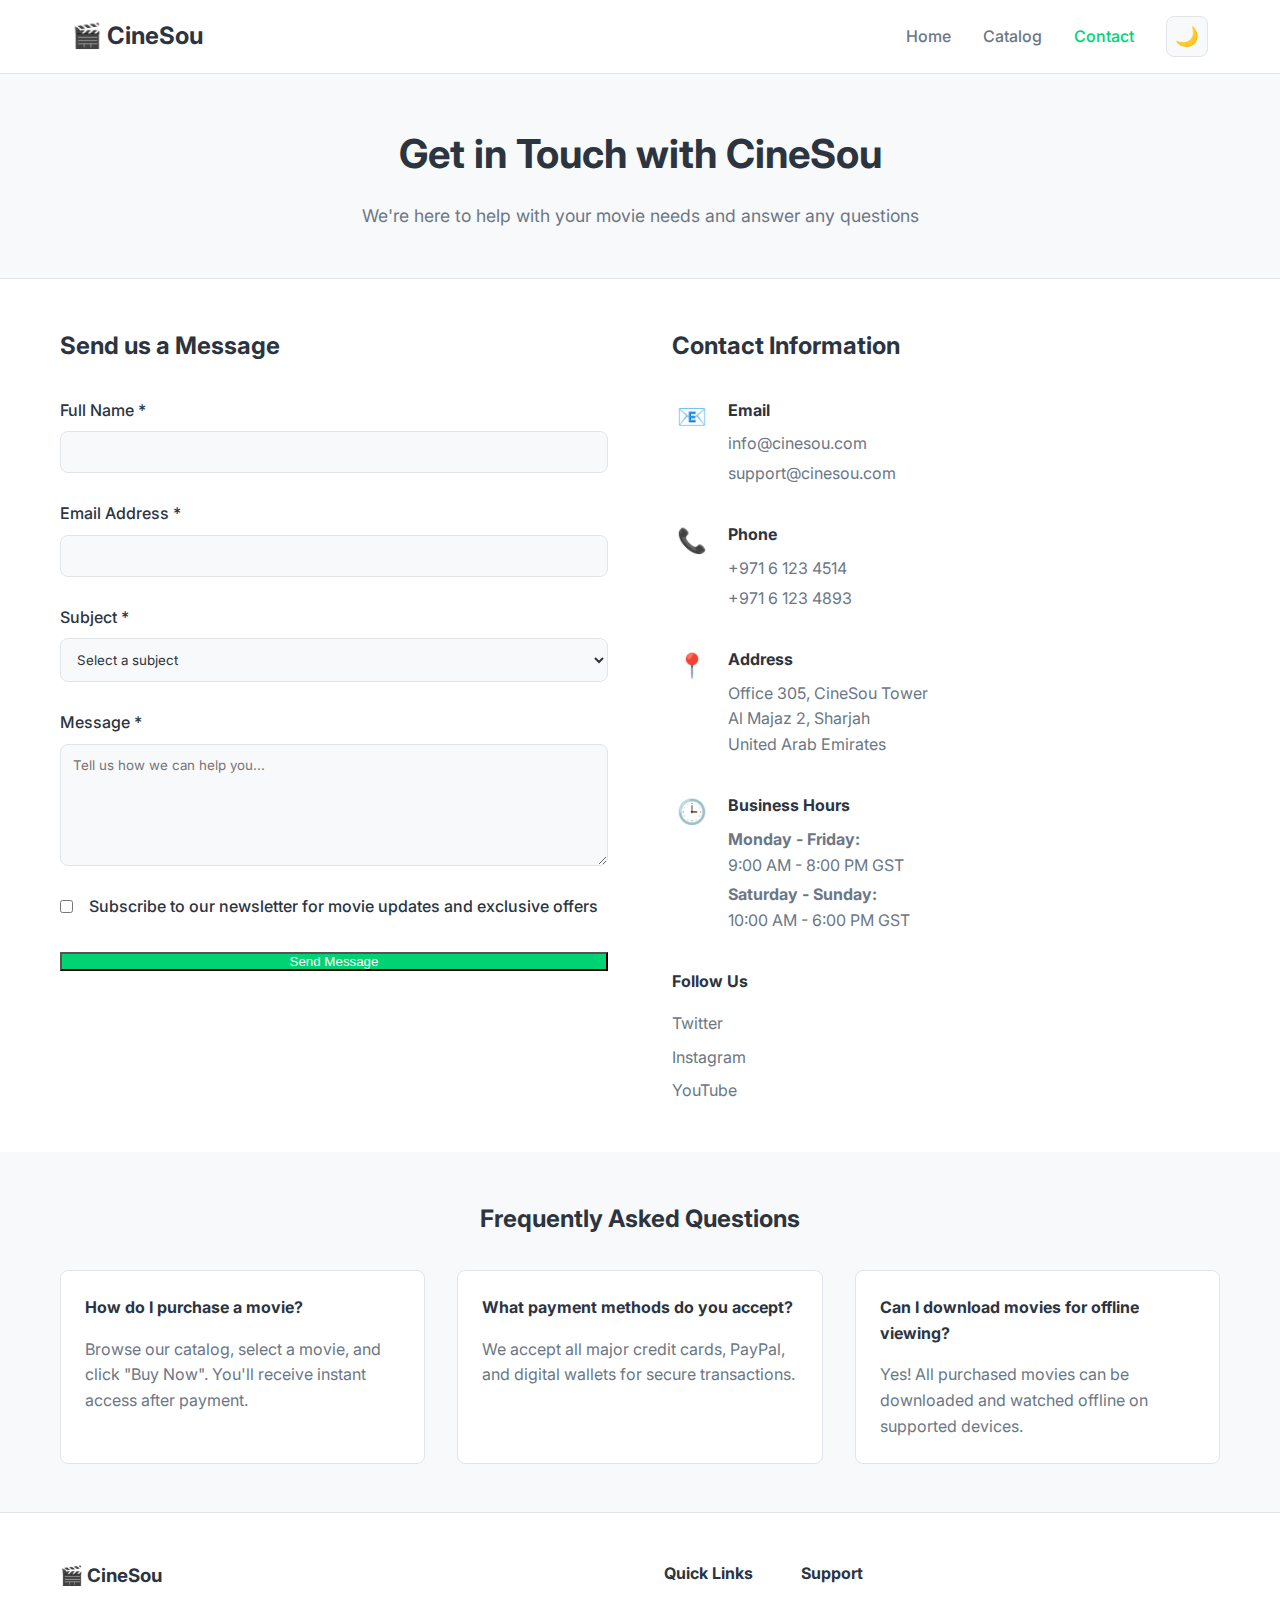
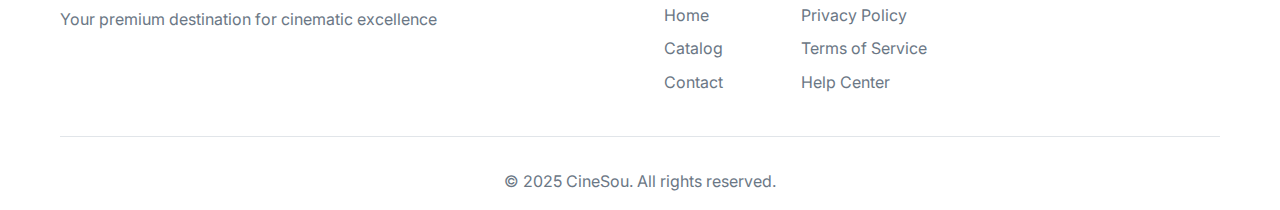
<file: contact.html>
<!DOCTYPE html>
<html lang="en">

<head>
    <meta charset="UTF-8">
    <meta name="viewport" content="width=device-width, initial-scale=1.0">
    <title>Contact Us - CineSou</title>
    <link rel="stylesheet" href="styles.css" type="text/css">
    <link rel="preconnect" href="https://fonts.googleapis.com">
    <link rel="preconnect" href="https://fonts.gstatic.com" crossorigin>
    <link href="https://fonts.googleapis.com/css2?family=Inter:wght@300;400;500;600;700&display=swap" rel="stylesheet">
</head>

<body>
    <!-- Header -->
    <header class="header">
        <nav class="nav">
            <div class="nav-brand">
                <h1>🎬 CineSou</h1>
            </div>
            <ul class="nav-links">
                <li><a href="index.html">Home</a></li>
                <li><a href="catalog.html">Catalog</a></li>
                <li><a href="contact.html" class="active">Contact</a></li>
                <li><button id="theme-toggle" class="theme-btn">🌙</button></li>
            </ul>
        </nav>
    </header>

    <!-- Contact Hero -->
    <section class="page-header">
        <div class="container">
            <h1>Get in Touch with CineSou</h1>
            <p>We're here to help with your movie needs and answer any questions</p>
        </div>
    </section>

    <!-- Contact Content -->
    <section class="contact-section">
        <div class="container">
            <div class="contact-content">
                <!-- Contact Form -->
                <div class="contact-form-container">
                    <h2>Send us a Message</h2>
                    <form id="contact-form" class="contact-form" novalidate>
                        <div class="form-group">
                            <label for="name">Full Name *</label>
                            <input type="text" id="name" name="name" required>
                            <span class="error-message" id="name-error"></span>
                        </div>

                        <div class="form-group">
                            <label for="email">Email Address *</label>
                            <input type="email" id="email" name="email" required>
                            <span class="error-message" id="email-error"></span>
                        </div>

                        <div class="form-group">
                            <label for="subject">Subject *</label>
                            <select id="subject" name="subject" required>
                                <option value="">Select a subject</option>
                                <option value="general">General Inquiry</option>
                                <option value="support">Technical Support</option>
                                <option value="purchase">Purchase Question</option>
                                <option value="refund">Refund Request</option>
                                <option value="suggestion">Suggestion</option>
                                <option value="other">Other</option>
                            </select>
                            <span class="error-message" id="subject-error"></span>
                        </div>

                        <div class="form-group">
                            <label for="message">Message *</label>
                            <textarea id="message" name="message" rows="6" placeholder="Tell us how we can help you..."
                                required></textarea>
                            <span class="error-message" id="message-error"></span>
                        </div>

                        <div class="form-group checkbox-group">
                            <label class="checkbox-label">
                                <input type="checkbox" id="newsletter" name="newsletter">
                                <span class="checkmark"></span>
                                Subscribe to our newsletter for movie updates and exclusive offers
                            </label>
                        </div>

                        <button type="submit" class="btn-primary">
                            <span class="btn-text">Send Message</span>
                            <span class="btn-loading" style="display: none;">Sending...</span>
                        </button>
                    </form>

                    <div id="form-success" class="success-message" style="display: none;">
                        <h3>✅ Message Sent Successfully!</h3>
                        <p>Thank you for contacting us. We'll get back to you within 24 hours.</p>
                    </div>
                </div>

                <!-- Contact Information -->
                <div class="contact-info">
                    <h2>Contact Information</h2>

                    <div class="contact-details">
                        <div class="contact-item">
                            <div class="contact-icon">📧</div>
                            <div class="contact-text">
                                <h4>Email</h4>
                                <p>info@cinesou.com</p>
                                <p>support@cinesou.com</p>
                            </div>
                        </div>

                        <div class="contact-item">
                            <div class="contact-icon">📞</div>
                            <div class="contact-text">
                                <h4>Phone</h4>
                                <p>+971 6 123 4514</p>
                                <p>+971 6 123 4893</p>
                            </div>
                        </div>

                        <div class="contact-item">
                            <div class="contact-icon">📍</div>
                            <div class="contact-text">
                                <h4>Address</h4>
                                <p>Office 305, CineSou Tower<br>
                                    Al Majaz 2, Sharjah<br>
                                    United Arab Emirates</p>
                            </div>
                        </div>


                        <div class="contact-item">
                            <div class="contact-icon">🕒</div>
                            <div class="contact-text">
                                <h4>Business Hours</h4>
                                <p><strong>Monday - Friday:</strong><br>9:00 AM - 8:00 PM GST</p>
                                <p><strong>Saturday - Sunday:</strong><br>10:00 AM - 6:00 PM GST</p>
                            </div>
                        </div>
                    </div>

                    <div class="social-links">
                        <h4>Follow Us</h4>
                        <div class="social-icons">
                            <a href="#" class="social-link">Twitter</a>
                            <a href="#" class="social-link">Instagram</a>
                            <a href="#" class="social-link">YouTube</a>
                        </div>
                    </div>
                </div>
            </div>
        </div>
    </section>

    <!-- FAQ Section -->
    <section class="faq-section">
        <div class="container">
            <h2>Frequently Asked Questions</h2>
            <div class="faq-grid">
                <div class="faq-item">
                    <h4>How do I purchase a movie?</h4>
                    <p>Browse our catalog, select a movie, and click "Buy Now". You'll receive instant access after
                        payment.</p>
                </div>
                <div class="faq-item">
                    <h4>What payment methods do you accept?</h4>
                    <p>We accept all major credit cards, PayPal, and digital wallets for secure transactions.</p>
                </div>
                <div class="faq-item">
                    <h4>Can I download movies for offline viewing?</h4>
                    <p>Yes! All purchased movies can be downloaded and watched offline on supported devices.</p>
                </div>
            </div>
        </div>
    </section>

    <!-- Footer -->
    <footer class="footer">
        <div class="container">
            <div class="footer-content">
                <div class="footer-brand">
                    <h3>🎬 CineSou</h3>
                    <p>Your premium destination for cinematic excellence</p>
                </div>
                <div class="footer-links">
                    <div class="footer-column">
                        <h4>Quick Links</h4>
                        <ul>
                            <li><a href="index.html">Home</a></li>
                            <li><a href="catalog.html">Catalog</a></li>
                            <li><a href="contact.html">Contact</a></li>
                        </ul>
                    </div>
                    <div class="footer-column">
                        <h4>Support</h4>
                        <ul>
                            <li><a href="#">Privacy Policy</a></li>
                            <li><a href="#">Terms of Service</a></li>
                            <li><a href="#">Help Center</a></li>
                        </ul>
                    </div>
                </div>
            </div>
            <div class="footer-bottom">
                <p>&copy; 2025 CineSou. All rights reserved.</p>
            </div>
        </div>
    </footer>

    <script src="script.js"></script>
    <script src="darkmode.js"></script>
</body>

</html>
</file>
<file: styles.css>
/* Reset and Base Styles */
* {
    margin: 0;
    padding: 0;
    box-sizing: border-box;
}

:root {
    /* Dark Theme Colors (Letterboxd-inspired) */
    --bg-primary: #16181e;
    --bg-secondary: #2c3440;
    --bg-tertiary: #404a58;
    --text-primary: #ffffff;
    --text-secondary: #9ab3c0;
    --text-muted: #6b7785;
    --accent-green: #00d374;
    --accent-orange: #ff8800;
    --accent-red: #ff4444;
    --border-color: #404a58;
    --hover-color: #3d4956;
    --gradient-bg: linear-gradient(135deg, #16181e 0%, #2c3440 100%);

    /* Light Theme Colors (for toggle) */
    --light-bg-primary: #ffffff;
    --light-bg-secondary: #f8f9fa;
    --light-text-primary: #2c3440;
    --light-text-secondary: #6b7785;
    --light-border: #e1e5e9;
}

body {
    font-family: 'Inter', -apple-system, BlinkMacSystemFont, 'Segoe UI', Roboto, sans-serif;
    background-color: var(--bg-primary);
    color: var(--text-primary);
    line-height: 1.6;
    min-height: 100vh;
}

/* Light theme toggle */
body.light-theme {
    --bg-primary: var(--light-bg-primary);
    --bg-secondary: var(--light-bg-secondary);
    --text-primary: var(--light-text-primary);
    --text-secondary: var(--light-text-secondary);
    --border-color: var(--light-border);
}

.container {
    max-width: 1200px;
    margin: 0 auto;
    padding: 0 20px;
}

/* Header & Navigation */
.header {
    background-color: var(--bg-primary);
    border-bottom: 1px solid var(--border-color);
    position: sticky;
    top: 0;
    z-index: 100;
    backdrop-filter: blur(10px);
}

.nav {
    display: flex;
    justify-content: space-between;
    align-items: center;
    padding: 1rem 2rem;
    max-width: 1200px;
    margin: 0 auto;
}

.nav-brand h1 {
    font-size: 1.5rem;
    font-weight: 700;
    color: var(--text-primary);
}

.nav-links {
    display: flex;
    list-style: none;
    align-items: center;
    gap: 2rem;
}

.nav-links a {
    color: var(--text-secondary);
    text-decoration: none;
    font-weight: 500;
    transition: color 0.3s ease;
}

.nav-links a:hover,
.nav-links a.active {
    color: var(--accent-green);
}

.theme-btn {
    background: var(--bg-secondary);
    border: 1px solid var(--border-color);
    color: var(--text-primary);
    padding: 0.5rem;
    border-radius: 8px;
    cursor: pointer;
    font-size: 1.2rem;
    transition: all 0.3s ease;
}

.theme-btn:hover {
    background: var(--hover-color);
    transform: scale(1.05);
}

/* Hero Section */
.hero {
    padding: 4rem 0;
    background: var(--gradient-bg);
    border-bottom: 1px solid var(--border-color);
}

.hero-content {
    display: grid;
    grid-template-columns: 1fr 2fr;
    gap: 3rem;
    align-items: center;
    max-width: 1200px;
    margin: 0 auto;
    padding: 0 2rem;
}

.hero-poster {
    text-align: center;
}

.hero-image {
    width: 100%;
    max-width: 300px;
    border-radius: 12px;
    box-shadow: 0 10px 30px rgba(0, 0, 0, 0.5);
    transition: transform 0.3s ease;
}

.hero-image:hover {
    transform: scale(1.05) rotateY(5deg);
}

.hero-text h2 {
    font-size: 2.5rem;
    font-weight: 700;
    margin-bottom: 1rem;
    color: var(--text-primary);
}

.hero-text p {
    font-size: 1.1rem;
    color: var(--text-secondary);
    margin-bottom: 2rem;
}

.hero-features {
    display: flex;
    flex-direction: column;
    gap: 0.5rem;
    margin-bottom: 2rem;
}

.feature {
    color: var(--text-secondary);
    font-size: 0.9rem;
}

.hero-buttons {
    display: flex;
    gap: 1rem;
}

/* background img for main page */
/* .hero {
    background-image: url('fantasticmrfox.JPG');
    background-size: cover;
    background-position: center;
    background-repeat: no-repeat;
} */

.hero-overlay {
    background-color: rgba(0, 0, 0, 0.6);
    width: 100%;
    height: 100%;
}

*/

/* Buttons */
.btn-primary,
.btn-secondary {
    padding: 0.75rem 1.5rem;
    border: none;
    border-radius: 8px;
    font-weight: 600;
    cursor: pointer;
    transition: all 0.3s ease;
    text-decoration: none;
    display: inline-block;
    text-align: center;
}

.btn-primary {
    background: var(--accent-green);
    color: white;
}

.btn-primary:hover {
    background: #00b85e;
    transform: translateY(-2px);
    box-shadow: 0 4px 15px rgba(0, 211, 116, 0.3);
}

.btn-secondary {
    background: transparent;
    color: var(--text-primary);
    border: 1px solid var(--border-color);
}

.btn-secondary:hover {
    background: var(--hover-color);
    border-color: var(--accent-green);
}

/* Page Header */
.page-header {
    padding: 3rem 0;
    text-align: center;
    background: var(--bg-secondary);
    border-bottom: 1px solid var(--border-color);
}

.page-header h1 {
    font-size: 2.5rem;
    font-weight: 700;
    margin-bottom: 1rem;
}

.page-header p {
    font-size: 1.1rem;
    color: var(--text-secondary);
}

/* Featured Section */
.featured-section {
    padding: 4rem 0;
}

.section-header {
    display: flex;
    justify-content: space-between;
    align-items: center;
    margin-bottom: 2rem;
}

.section-header h3 {
    font-size: 1.8rem;
    font-weight: 600;
}

.slider-controls {
    display: flex;
    gap: 0.5rem;
}

.slider-btn {
    background: var(--bg-secondary);
    border: 1px solid var(--border-color);
    color: var(--text-primary);
    width: 40px;
    height: 40px;
    border-radius: 50%;
    cursor: pointer;
    transition: all 0.3s ease;
    font-size: 1.2rem;
}

.slider-btn:hover {
    background: var(--accent-green);
    border-color: var(--accent-green);
}

.movies-slider {
    display: grid;
    grid-template-columns: repeat(auto-fit, minmax(200px, 1fr));
    gap: 1.5rem;
    overflow-x: auto;
    padding-bottom: 1rem;
}

/* Movie Cards */
.movie-card {
    background: var(--bg-secondary);
    border-radius: 12px;
    overflow: hidden;
    transition: all 0.3s ease;
    border: 1px solid var(--border-color);
}

.movie-card:hover {
    transform: translateY(-8px);
    box-shadow: 0 10px 30px rgba(0, 0, 0, 0.3);
    border-color: var(--accent-green);
}

.movie-poster {
    width: 100%;
    aspect-ratio: 2/3;
    object-fit: cover;
}

.movie-info {
    padding: 1rem;
}

.movie-title {
    font-size: 1rem;
    font-weight: 600;
    margin-bottom: 0.5rem;
    color: var(--text-primary);
}

.movie-year {
    color: var(--text-muted);
    font-size: 0.9rem;
    margin-bottom: 0.5rem;
}

.movie-genre {
    color: var(--text-secondary);
    font-size: 0.8rem;
    margin-bottom: 1rem;
}

.movie-price {
    font-size: 1.2rem;
    font-weight: 700;
    color: var(--accent-orange);
    margin-bottom: 1rem;
}

.movie-buy-btn {
    width: 100%;
    padding: 0.5rem;
    background: var(--accent-green);
    color: white;
    border: none;
    border-radius: 6px;
    font-weight: 600;
    cursor: pointer;
    transition: all 0.3s ease;
}

.movie-buy-btn:hover {
    background: #00b85e;
}

/* Stats Section */
.stats-section {
    padding: 4rem 0;
    background: var(--bg-secondary);
}

.stats-section h3 {
    text-align: center;
    font-size: 2rem;
    margin-bottom: 3rem;
}

.stats-grid {
    display: grid;
    grid-template-columns: repeat(auto-fit, minmax(250px, 1fr));
    gap: 2rem;
}

.stat-card {
    text-align: center;
    padding: 2rem;
    background: var(--bg-primary);
    border-radius: 12px;
    border: 1px solid var(--border-color);
    transition: all 0.3s ease;
}

.stat-card:hover {
    transform: translateY(-5px);
    border-color: var(--accent-green);
}

.stat-icon {
    font-size: 3rem;
    margin-bottom: 1rem;
}

.stat-card h4 {
    font-size: 1.2rem;
    margin-bottom: 1rem;
    color: var(--text-primary);
}

.stat-card p {
    color: var(--text-secondary);
}

/* Filters Section */
.filters-section {
    padding: 2rem 0;
    background: var(--bg-secondary);
    border-bottom: 1px solid var(--border-color);
}

.filters-bar {
    display: grid;
    grid-template-columns: 1fr auto;
    gap: 2rem;
    margin-bottom: 1rem;
}

.search-box {
    position: relative;
}

.search-input {
    width: 100%;
    padding: 0.75rem 1rem;
    background: var(--bg-primary);
    border: 1px solid var(--border-color);
    border-radius: 8px;
    color: var(--text-primary);
    font-size: 1rem;
}

.search-input:focus {
    outline: none;
    border-color: var(--accent-green);
}

.filter-controls {
    display: flex;
    gap: 1rem;
}

.filter-select,
.sort-select {
    padding: 0.75rem;
    background: var(--bg-primary);
    border: 1px solid var(--border-color);
    border-radius: 8px;
    color: var(--text-primary);
    min-width: 120px;
}

.catalog-info {
    display: flex;
    justify-content: space-between;
    align-items: center;
    color: var(--text-secondary);
}

.sort-controls {
    display: flex;
    align-items: center;
    gap: 0.5rem;
}

/* Catalog Grid */
.catalog-section {
    padding: 3rem 0;
}

.movies-grid {
    display: grid;
    grid-template-columns: repeat(auto-fill, minmax(200px, 1fr));
    gap: 2rem;
}

/* Pagination */
.pagination-section {
    padding: 2rem 0;
}

.pagination {
    display: flex;
    justify-content: center;
    gap: 0.5rem;
}

.page-btn {
    padding: 0.5rem 1rem;
    background: var(--bg-secondary);
    border: 1px solid var(--border-color);
    color: var(--text-primary);
    border-radius: 6px;
    cursor: pointer;
    transition: all 0.3s ease;
}

.page-btn:hover,
.page-btn.active {
    background: var(--accent-green);
    border-color: var(--accent-green);
}

/* Contact Section */
.contact-section {
    padding: 3rem 0;
}

.contact-content {
    display: grid;
    grid-template-columns: 1fr 1fr;
    gap: 4rem;
}

.contact-form-container h2,
.contact-info h2 {
    margin-bottom: 2rem;
    color: var(--text-primary);
}

/* Form Styles */
.contact-form {
    display: flex;
    flex-direction: column;
    gap: 1.5rem;
}

.form-group {
    display: flex;
    flex-direction: column;
}

.form-group label {
    margin-bottom: 0.5rem;
    color: var(--text-primary);
    font-weight: 500;
}

.form-group input,
.form-group select,
.form-group textarea {
    padding: 0.75rem;
    background: var(--bg-secondary);
    border: 1px solid var(--border-color);
    border-radius: 8px;
    color: var(--text-primary);
    font-family: inherit;
    transition: border-color 0.3s ease;
}

.form-group input:focus,
.form-group select:focus,
.form-group textarea:focus {
    outline: none;
    border-color: var(--accent-green);
}

.error-message {
    color: var(--accent-red);
    font-size: 0.8rem;
    margin-top: 0.25rem;
    display: block;
}

.checkbox-group {
    flex-direction: row;
    align-items: center;
    gap: 0.5rem;
}

.checkbox-label {
    display: flex;
    align-items: center;
    gap: 0.5rem;
    cursor: pointer;
    color: var(--text-secondary);
}

.success-message {
    background: var(--bg-secondary);
    border: 1px solid var(--accent-green);
    border-radius: 8px;
    padding: 2rem;
    text-align: center;
}

.success-message h3 {
    color: var(--accent-green);
    margin-bottom: 1rem;
}

/* Contact Info */
.contact-details {
    display: flex;
    flex-direction: column;
    gap: 2rem;
}

.contact-item {
    display: flex;
    gap: 1rem;
    align-items: flex-start;
}

.contact-icon {
    font-size: 1.5rem;
    width: 40px;
    text-align: center;
}

.contact-text h4 {
    margin-bottom: 0.5rem;
    color: var(--text-primary);
}

.contact-text p {
    color: var(--text-secondary);
    margin-bottom: 0.25rem;
}

.social-links {
    margin-top: 2rem;
}

.social-links h4 {
    margin-bottom: 1rem;
    color: var(--text-primary);
}

.social-icons {
    display: flex;
    flex-direction: column;
    gap: 0.5rem;
}

.social-link {
    color: var(--text-secondary);
    text-decoration: none;
    transition: color 0.3s ease;
}

.social-link:hover {
    color: var(--accent-green);
}

/* FAQ Section */
.faq-section {
    padding: 3rem 0;
    background: var(--bg-secondary);
}

.faq-section h2 {
    text-align: center;
    margin-bottom: 2rem;
}

.faq-grid {
    display: grid;
    grid-template-columns: repeat(auto-fit, minmax(300px, 1fr));
    gap: 2rem;
}

.faq-item {
    background: var(--bg-primary);
    padding: 1.5rem;
    border-radius: 8px;
    border: 1px solid var(--border-color);
}

.faq-item h4 {
    margin-bottom: 1rem;
    color: var(--text-primary);
}

.faq-item p {
    color: var(--text-secondary);
}

/* Footer */
.footer {
    background: var(--bg-primary);
    border-top: 1px solid var(--border-color);
    padding: 3rem 0 1rem;
    margin-top: auto;
}

.footer-content {
    display: grid;
    grid-template-columns: 1fr 1fr;
    gap: 3rem;
    margin-bottom: 2rem;
}

.footer-brand h3 {
    margin-bottom: 1rem;
    color: var(--text-primary);
}

.footer-brand p {
    color: var(--text-secondary);
}

.footer-links {
    display: flex;
    gap: 3rem;
}

.footer-column h4 {
    margin-bottom: 1rem;
    color: var(--text-primary);
}

.footer-column ul {
    list-style: none;
}

.footer-column ul li {
    margin-bottom: 0.5rem;
}

.footer-column ul li a {
    color: var(--text-secondary);
    text-decoration: none;
    transition: color 0.3s ease;
}

.footer-column ul li a:hover {
    color: var(--accent-green);
}

.footer-bottom {
    text-align: center;
    padding-top: 2rem;
    border-top: 1px solid var(--border-color);
    color: var(--text-muted);
}

/* Responsive Design */
@media (max-width: 768px) {
    .nav {
        padding: 1rem;
    }

    .nav-links {
        gap: 1rem;
    }

    .hero-content {
        grid-template-columns: 1fr;
        text-align: center;
    }

    .hero-text h2 {
        font-size: 2rem;
    }

    .filters-bar {
        grid-template-columns: 1fr;
        gap: 1rem;
    }

    .filter-controls {
        flex-wrap: wrap;
    }

    .contact-content {
        grid-template-columns: 1fr;
        gap: 2rem;
    }

    .footer-content {
        grid-template-columns: 1fr;
        text-align: center;
    }

    .footer-links {
        justify-content: center;
        flex-wrap: wrap;
    }

    .stats-grid {
        grid-template-columns: 1fr;
    }
}

@media (max-width: 480px) {

    .movies-slider,
    .movies-grid {
        grid-template-columns: repeat(2, 1fr);
    }

    .hero-buttons {
        flex-direction: column;
    }
}
</file>
